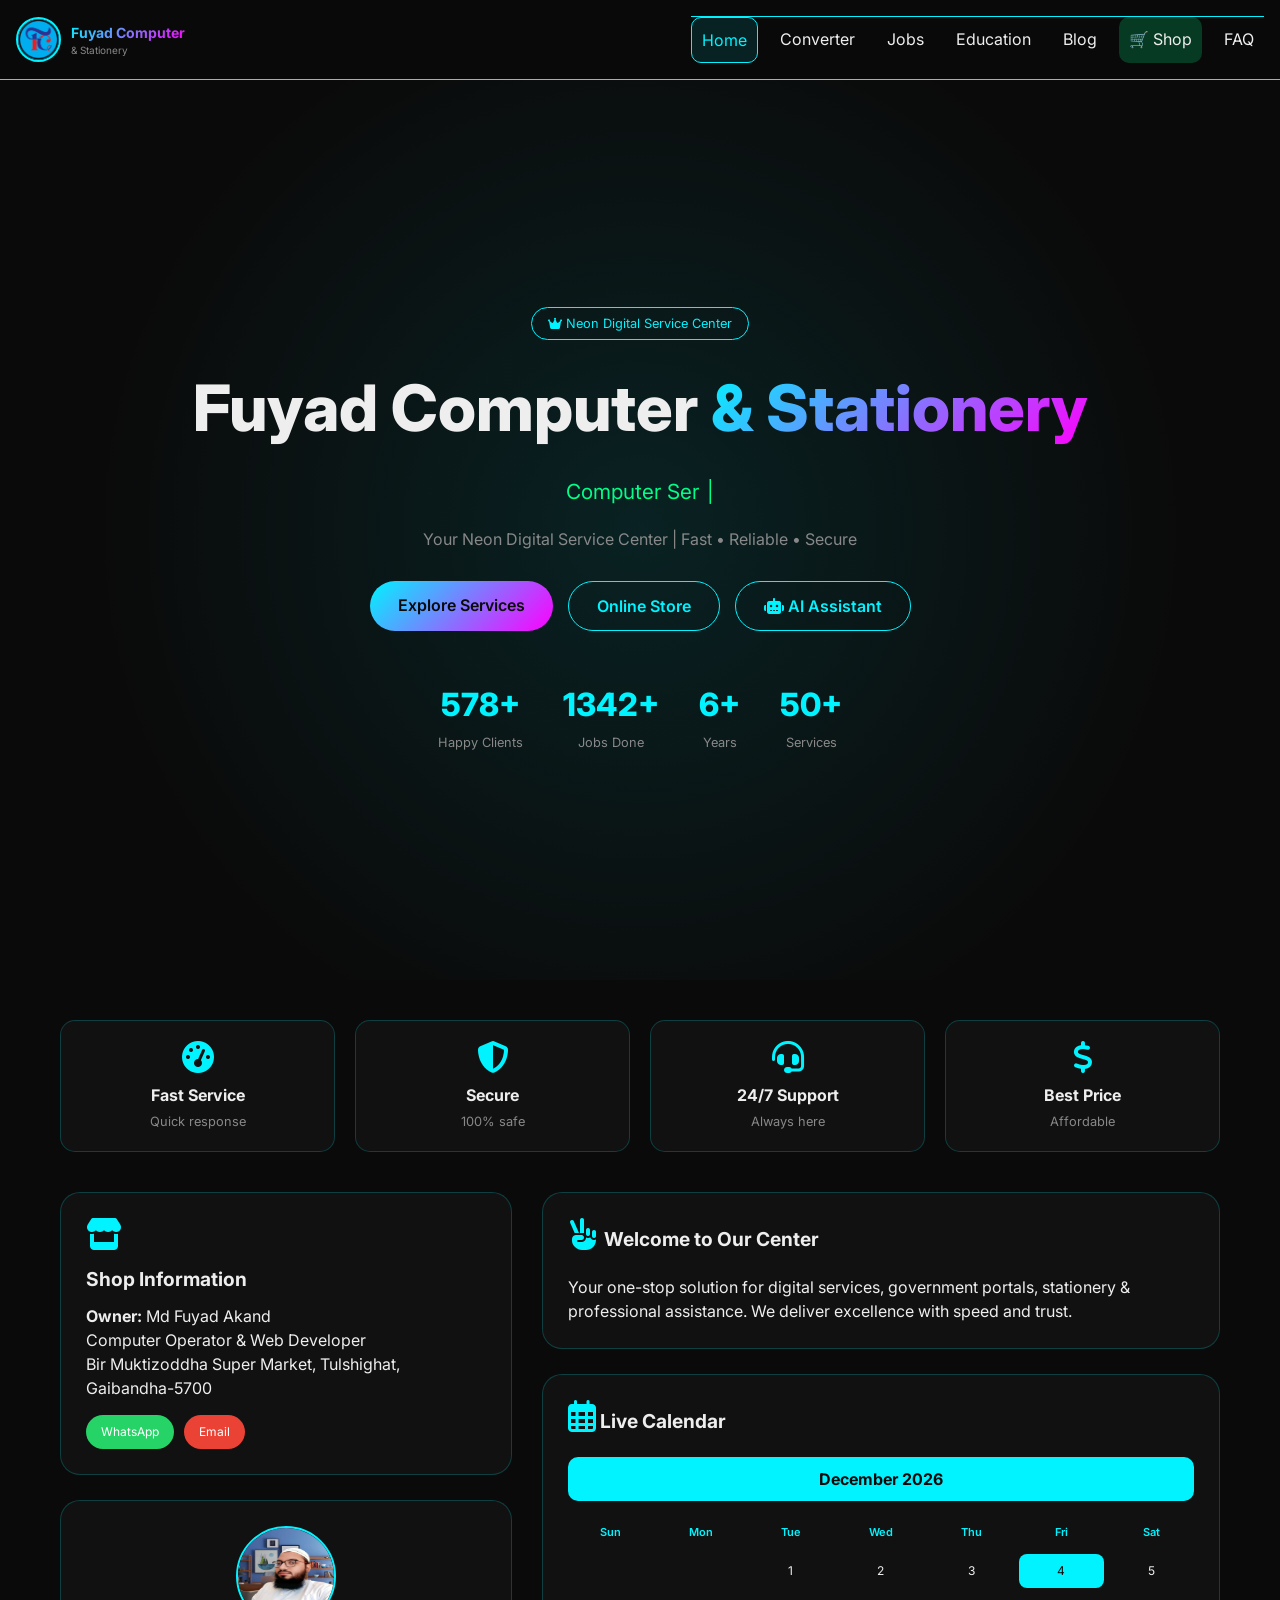
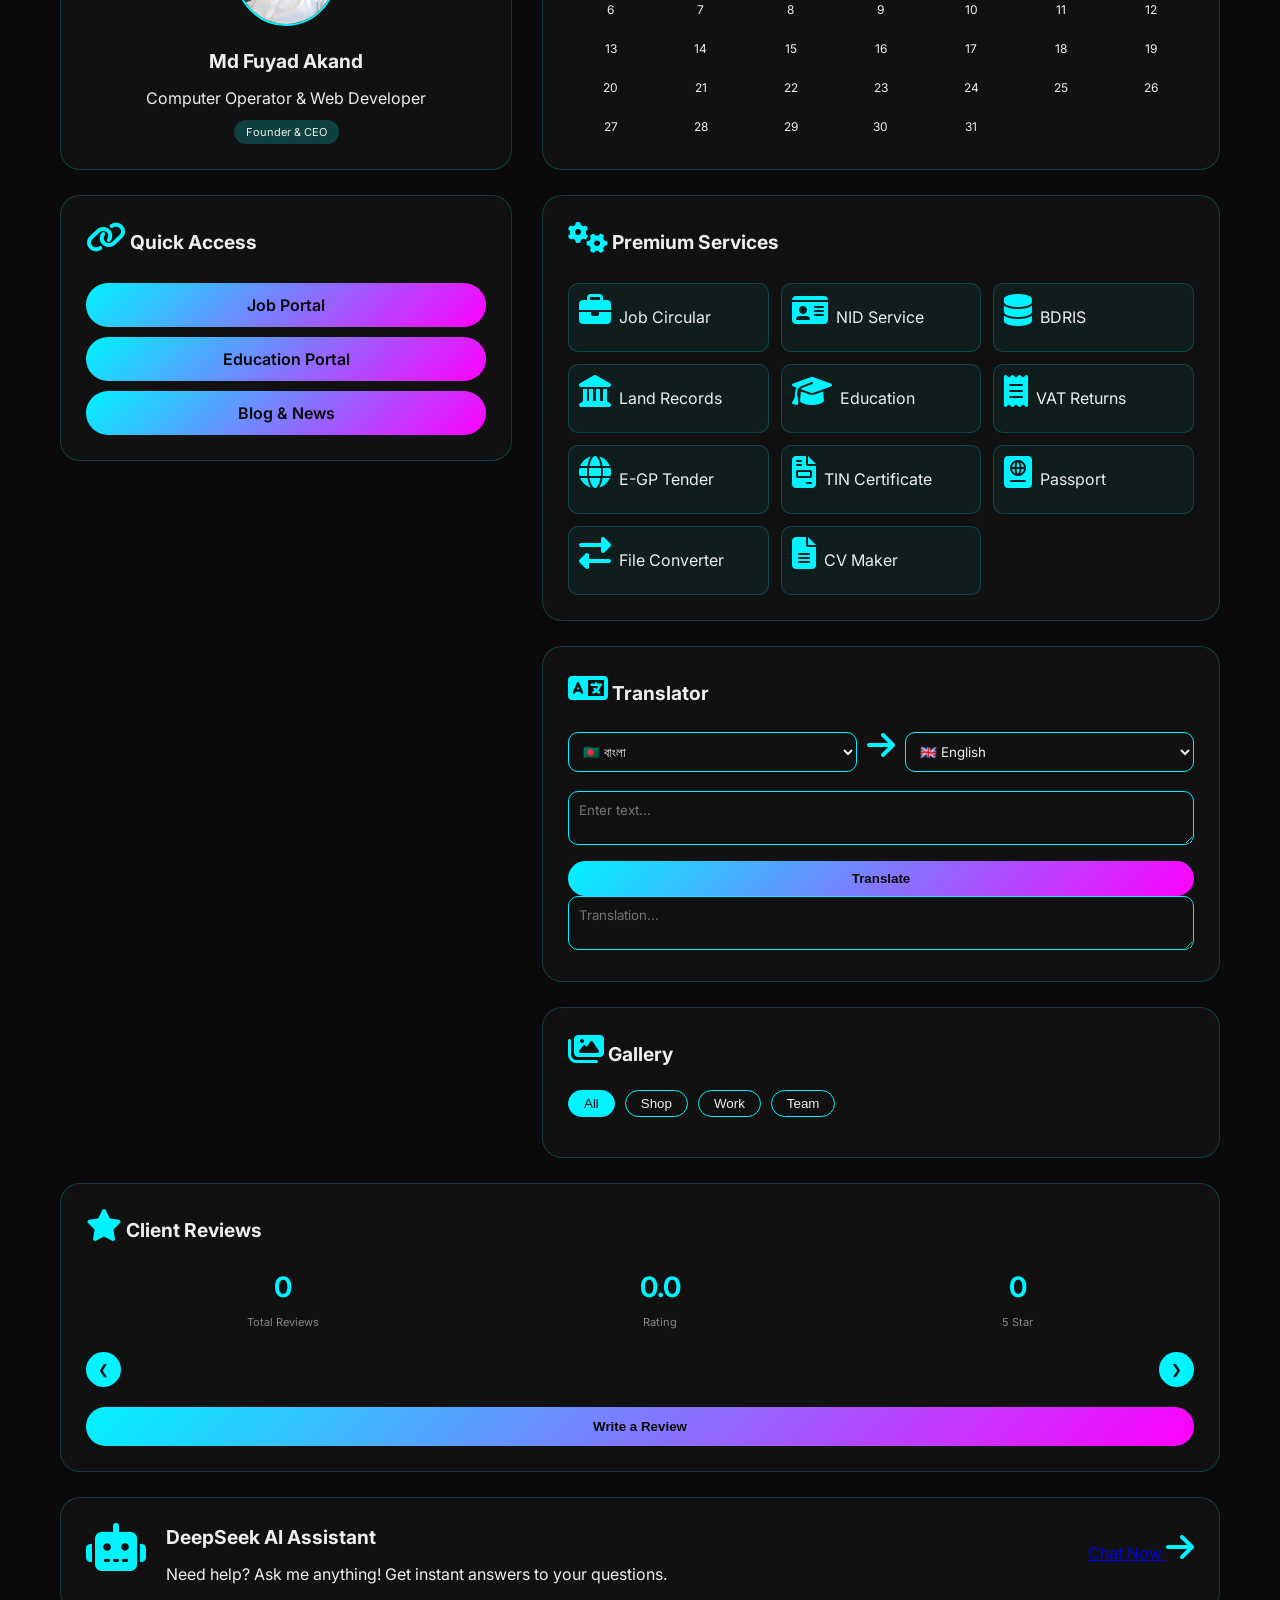
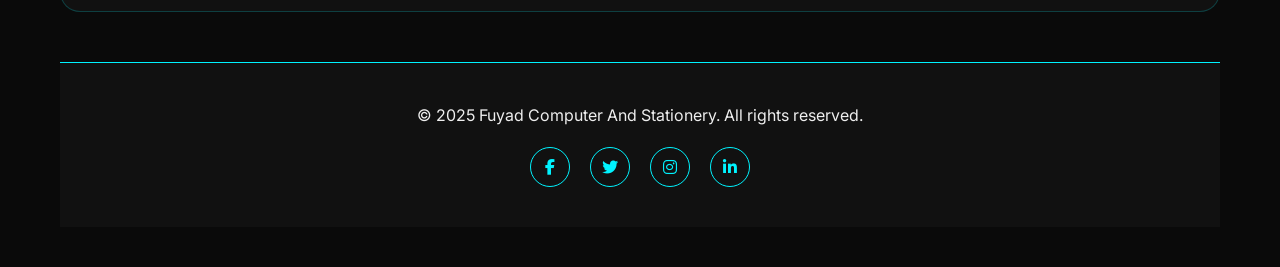
<file: index.html>
<!DOCTYPE html>
<html lang="bn" data-theme="dark">
<head>
<meta charset="UTF-8">
<meta name="viewport" content="width=device-width, initial-scale=1.0, maximum-scale=1.0, user-scalable=yes, viewport-fit=cover">
<title>Fuyad Computer & Stationery | Neon Digital Services</title>
<link rel="shortcut icon" href="Logo/logo.png" type="image/png">

<!-- Font Awesome 6 -->
<link rel="stylesheet" href="https://cdnjs.cloudflare.com/ajax/libs/font-awesome/6.5.0/css/all.min.css">

<!-- Google Fonts -->
<link href="https://fonts.googleapis.com/css2?family=Inter:opsz,wght@300;400;500;600;700;800&display=swap" rel="stylesheet">

<!-- AOS Animation -->
<link href="https://unpkg.com/aos@2.3.1/dist/aos.css" rel="stylesheet">

<!-- External CSS -->
<link rel="stylesheet" href="style.css">
</head>
<body>

<!-- PRELOADER -->
<div id="preloader">
    <div class="loader"></div>
</div>

<!-- MOBILE TOP BAR -->
<div class="mobile-top-bar">
    <div class="live-clock">
        <i class="fas fa-clock"></i>
        <span id="liveTime">--:--:--</span>
    </div>
    <button class="theme-toggle" id="themeToggle">
        <i class="fas fa-moon"></i>
    </button>
</div>

<!-- HEADER -->
<header class="header">
    <div class="header-container">
        <div class="logo">
            <img src="Logo/logo.png" alt="Fuyad Logo">
            <div class="logo-text">
                <h2>Fuyad Computer</h2>
                <p>& Stationery</p>
            </div>
        </div>
        
        <button class="menu-toggle" id="menuToggle">
            <i class="fas fa-bars"></i>
        </button>
        
        <nav class="nav-menu" id="navMenu">
            <a href="index.html" class="nav-link active">Home</a>
            <a href="converter.php" class="nav-link" target="_blank">Converter</a>
            <a href="jobs.php" class="nav-link" target="_blank">Jobs</a>
            <a href="education.html" class="nav-link" target="_blank">Education</a>
            <a href="blog.php" class="nav-link" target="_blank">Blog</a>
            <a href="shop/index.php" class="nav-link shop-link" target="_blank">🛒 Shop</a>
            <a href="faq.php" class="nav-link" target="_blank">FAQ</a>
        </nav>
    </div>
</header>

<!-- HERO SECTION -->
<section class="hero">
    <div class="hero-bg"></div>
    <div class="hero-content">
        <span class="hero-badge neon-text">
            <i class="fas fa-crown"></i> Neon Digital Service Center
        </span>
        <h1>Fuyad Computer <span>& Stationery</span></h1>
        <div class="hero-typing">
            <span class="typing-text" id="typingText"></span>
            <span class="cursor">|</span>
        </div>
        <p>Your Neon Digital Service Center | Fast • Reliable • Secure</p>
        <div class="hero-buttons">
            <a href="#services" class="btn btn-primary neon-button" target="_blank">Explore Services</a>
            <a href="shop/index.php" class="btn btn-outline neon-button" target="_blank">Online Store</a>
            <a href="chatbot.php" class="btn btn-outline neon-button" target="_blank"><i class="fas fa-robot"></i> AI Assistant</a>
        </div>
        <div class="hero-stats">
            <div class="stat"><span class="stat-number">578+</span><span class="stat-label">Happy Clients</span></div>
            <div class="stat"><span class="stat-number">1342+</span><span class="stat-label">Jobs Done</span></div>
            <div class="stat"><span class="stat-number">6+</span><span class="stat-label">Years</span></div>
            <div class="stat"><span class="stat-number">50+</span><span class="stat-label">Services</span></div>
        </div>
    </div>
</section>

<!-- MAIN CONTENT -->
<main class="main-content">
    
    <!-- FEATURE CARDS -->
    <div class="features">
        <div class="feature-card"><i class="fas fa-tachometer-alt"></i><h3>Fast Service</h3><p>Quick response</p></div>
        <div class="feature-card"><i class="fas fa-shield-alt"></i><h3>Secure</h3><p>100% safe</p></div>
        <div class="feature-card"><i class="fas fa-headset"></i><h3>24/7 Support</h3><p>Always here</p></div>
        <div class="feature-card"><i class="fas fa-dollar-sign"></i><h3>Best Price</h3><p>Affordable</p></div>
    </div>
    
    <!-- INFO CARDS -->
    <div class="grid-2col">
        <!-- Left Column -->
        <div>
            <div class="neon-card">
                <i class="fas fa-store"></i>
                <h3>Shop Information</h3>
                <p><strong>Owner:</strong> Md Fuyad Akand</p>
                <p>Computer Operator & Web Developer</p>
                <p>Bir Muktizoddha Super Market, Tulshighat, Gaibandha-5700</p>
                <div style="display: flex; gap: 10px; margin-top: 15px;">
                    <a href="https://wa.me/8801540103056" class="btn-wa" target="_blank">WhatsApp</a>
                    <a href="mailto:fuyad271299@gmail.com" class="btn-email" target="_blank">Email</a>
                </div>
            </div>
            
            <div class="neon-card" style="text-align: center;">
                <img src="Photos/Admin.jpeg" alt="Founder" style="width: 100px; height: 100px; border-radius: 50%; border: 2px solid #00f3ff; margin-bottom: 15px;">
                <h3>Md Fuyad Akand</h3>
                <p>Computer Operator & Web Developer</p>
                <span class="ceo-badge">Founder & CEO</span>
            </div>
            
            <div class="neon-card">
                <h3><i class="fas fa-link"></i> Quick Access</h3>
                <div class="quick-links">
                    <a href="jobs.php" target="_blank">Job Portal</a>
                    <a href="education.html" target="_blank">Education Portal</a>
                    <a href="blog.php" target="_blank">Blog & News</a>
                </div>
            </div>
        </div>
        
        <!-- Right Column -->
        <div>
            <div class="neon-card">
                <h3><i class="fas fa-hand-peace"></i> Welcome to Our Center</h3>
                <p>Your one-stop solution for digital services, government portals, stationery & professional assistance. We deliver excellence with speed and trust.</p>
            </div>
            
            <!-- CALENDAR -->
            <div class="neon-card">
                <h3><i class="far fa-calendar-alt"></i> Live Calendar</h3>
                <div id="calendar"></div>
            </div>
            
            <!-- PREMIUM SERVICES -->
            <div class="neon-card" id="services">
                <h3><i class="fas fa-cogs"></i> Premium Services</h3>
                <div class="services-grid" id="servicesGrid">
                    <a href="https://biddabari.com/job-circular"target="_blank"><i class="fas fa-briefcase"></i> Job Circular</a>
                    <a href="https://www.nidw.gov.bd/"target="_blank"><i class="fas fa-id-card"></i> NID Service</a>
                    <a href="https://bdris.gov.bd/"target="_blank"><i class="fas fa-database"></i> BDRIS</a>
                    <a href="https://lsg-land-owner.land.gov.bd/login"target="_blank"><i class="fas fa-landmark"></i> Land Records</a>
                    <a href="education.html" target="_blank"><i class="fas fa-graduation-cap"></i> Education</a>
                    <a href="https://vat.gov.bd/" target="_blank"><i class="fas fa-receipt"></i> VAT Returns</a>
                    <a href="https://www.eprocure.gov.bd/" target="_blank"><i class="fas fa-globe"></i> E-GP Tender</a>
                    <a href="https://secure.incometax.gov.bd/" target="_blank"><i class="fas fa-file-invoice"></i> TIN Certificate</a>
                    <a href="https://www.epassport.gov.bd/"target="_blank"><i class="fas fa-passport"></i> Passport</a>
                    <a href="converter.php" target="_blank"><i class="fas fa-exchange-alt"></i> File Converter</a>
                    <a href="cv-generator.php" target="_blank"><i class="fas fa-file-alt"></i> CV Maker</a>
                </div>
            </div>
            
            <!-- TRANSLATOR -->
            <div class="neon-card">
                <h3><i class="fas fa-language"></i> Translator</h3>
                <div class="lang-selectors">
                    <select id="sourceLang">
                        <option value="bn">🇧🇩 বাংলা</option>
                        <option value="en">🇬🇧 English</option>
                        <option value="ar">🇸🇦 العربية</option>
                    </select>
                    <i class="fas fa-arrow-right"></i>
                    <select id="targetLang">
                        <option value="en">🇬🇧 English</option>
                        <option value="bn">🇧🇩 বাংলা</option>
                        <option value="ar">🇸🇦 العربية</option>
                    </select>
                </div>
                <textarea id="translateInput" rows="2" placeholder="Enter text..."></textarea>
                <button onclick="translateNow()" class="btn-translate">Translate</button>
                <textarea id="translateOutput" rows="2" placeholder="Translation..." readonly></textarea>
            </div>
            
            <!-- GALLERY -->
            <div class="neon-card">
                <h3><i class="fas fa-images"></i> Gallery</h3>
                <div class="gallery-cats">
                    <button class="gallery-cat active" data-cat="all">All</button>
                    <button class="gallery-cat" data-cat="shop">Shop</button>
                    <button class="gallery-cat" data-cat="work">Work</button>
                    <button class="gallery-cat" data-cat="team">Team</button>
                </div>
                <div class="gallery-grid" id="galleryGrid"></div>
            </div>
        </div>
    </div>
    
    <!-- REVIEWS -->
    <div class="neon-card">
        <h3><i class="fas fa-star"></i> Client Reviews</h3>
        <div class="reviews-stats">
            <div class="review-stat"><span id="totalReviews">0</span><label>Total Reviews</label></div>
            <div class="review-stat"><span id="avgRating">0.0</span><label>Rating</label></div>
            <div class="review-stat"><span id="fiveStarCount">0</span><label>5 Star</label></div>
        </div>
        <div class="reviews-slider">
            <button class="slider-arrow prev" onclick="slideReviews(-1)">❮</button>
            <div class="reviews-container" id="reviewsSlider"></div>
            <button class="slider-arrow next" onclick="slideReviews(1)">❯</button>
        </div>
        <button onclick="openReviewModal()" class="btn-review">Write a Review</button>
    </div>
    
        <!-- AI ASSISTANT -->
    <div class="neon-card ai-card">
        <div style="display: flex; align-items: center; gap: 20px; flex-wrap: wrap;">
            <i class="fas fa-robot" style="font-size: 3rem;"></i>
            <div style="flex:1;">
                <h3>DeepSeek AI Assistant</h3>
                <p style="margin-top: 5px;">Need help? Ask me anything! Get instant answers to your questions.</p>
            </div>
            <a href="chatbot.php" class="btn-ai">Chat Now <i class="fas fa-arrow-right"></i></a>
        </div>
    </div>
<!-- FOOTER -->
<footer class="footer">
    <p>&copy; 2025 Fuyad Computer And Stationery. All rights reserved.</p>
    <div class="social-links">
        <a href="#"><i class="fab fa-facebook-f"></i></a>
        <a href="#"><i class="fab fa-twitter"></i></a>
        <a href="#"><i class="fab fa-instagram"></i></a>
        <a href="#"><i class="fab fa-linkedin-in"></i></a>
    </div>
</footer>

<!-- MODALS -->
<div id="reviewModal" class="modal">
    <div class="modal-content">
        <span class="modal-close" onclick="closeReviewModal()">&times;</span>
        <h3>Write a Review</h3>
        <div class="rating-stars">
            <i class="far fa-star" data-rating="1"></i>
            <i class="far fa-star" data-rating="2"></i>
            <i class="far fa-star" data-rating="3"></i>
            <i class="far fa-star" data-rating="4"></i>
            <i class="far fa-star" data-rating="5"></i>
        </div>
        <input type="text" id="reviewName" placeholder="Your Name">
        <select id="reviewService">
            <option value="">Select Service</option>
            <option>NID Service</option>
            <option>Job Portal</option>
            <option>TIN Service</option>
        </select>
        <textarea id="reviewText" rows="3" placeholder="Share your experience..."></textarea>
        <button onclick="submitReview()" class="modal-submit">Submit Review</button>
    </div>
</div>

<div id="successModal" class="modal">
    <div class="modal-content success-modal">
        <i class="fas fa-check-circle success-icon"></i>
        <h3>Request Submitted!</h3>
        <p>We will contact you shortly.</p>
        <button onclick="closeSuccessModal()">OK</button>
    </div>
</div>

<div id="lightboxModal" class="lightbox">
    <span class="lightbox-close" onclick="closeLightbox()">&times;</span>
    <img class="lightbox-img" id="lightboxImg">
    <div class="lightbox-caption" id="lightboxCaption"></div>
    <button class="lightbox-prev" onclick="prevPhoto()">❮</button>
    <button class="lightbox-next" onclick="nextPhoto()">❯</button>
</div>

<!-- External Scripts -->
<script src="https://unpkg.com/aos@2.3.1/dist/aos.js"></script>
<script src="script.js"></script>
</body>
</html>
</file>
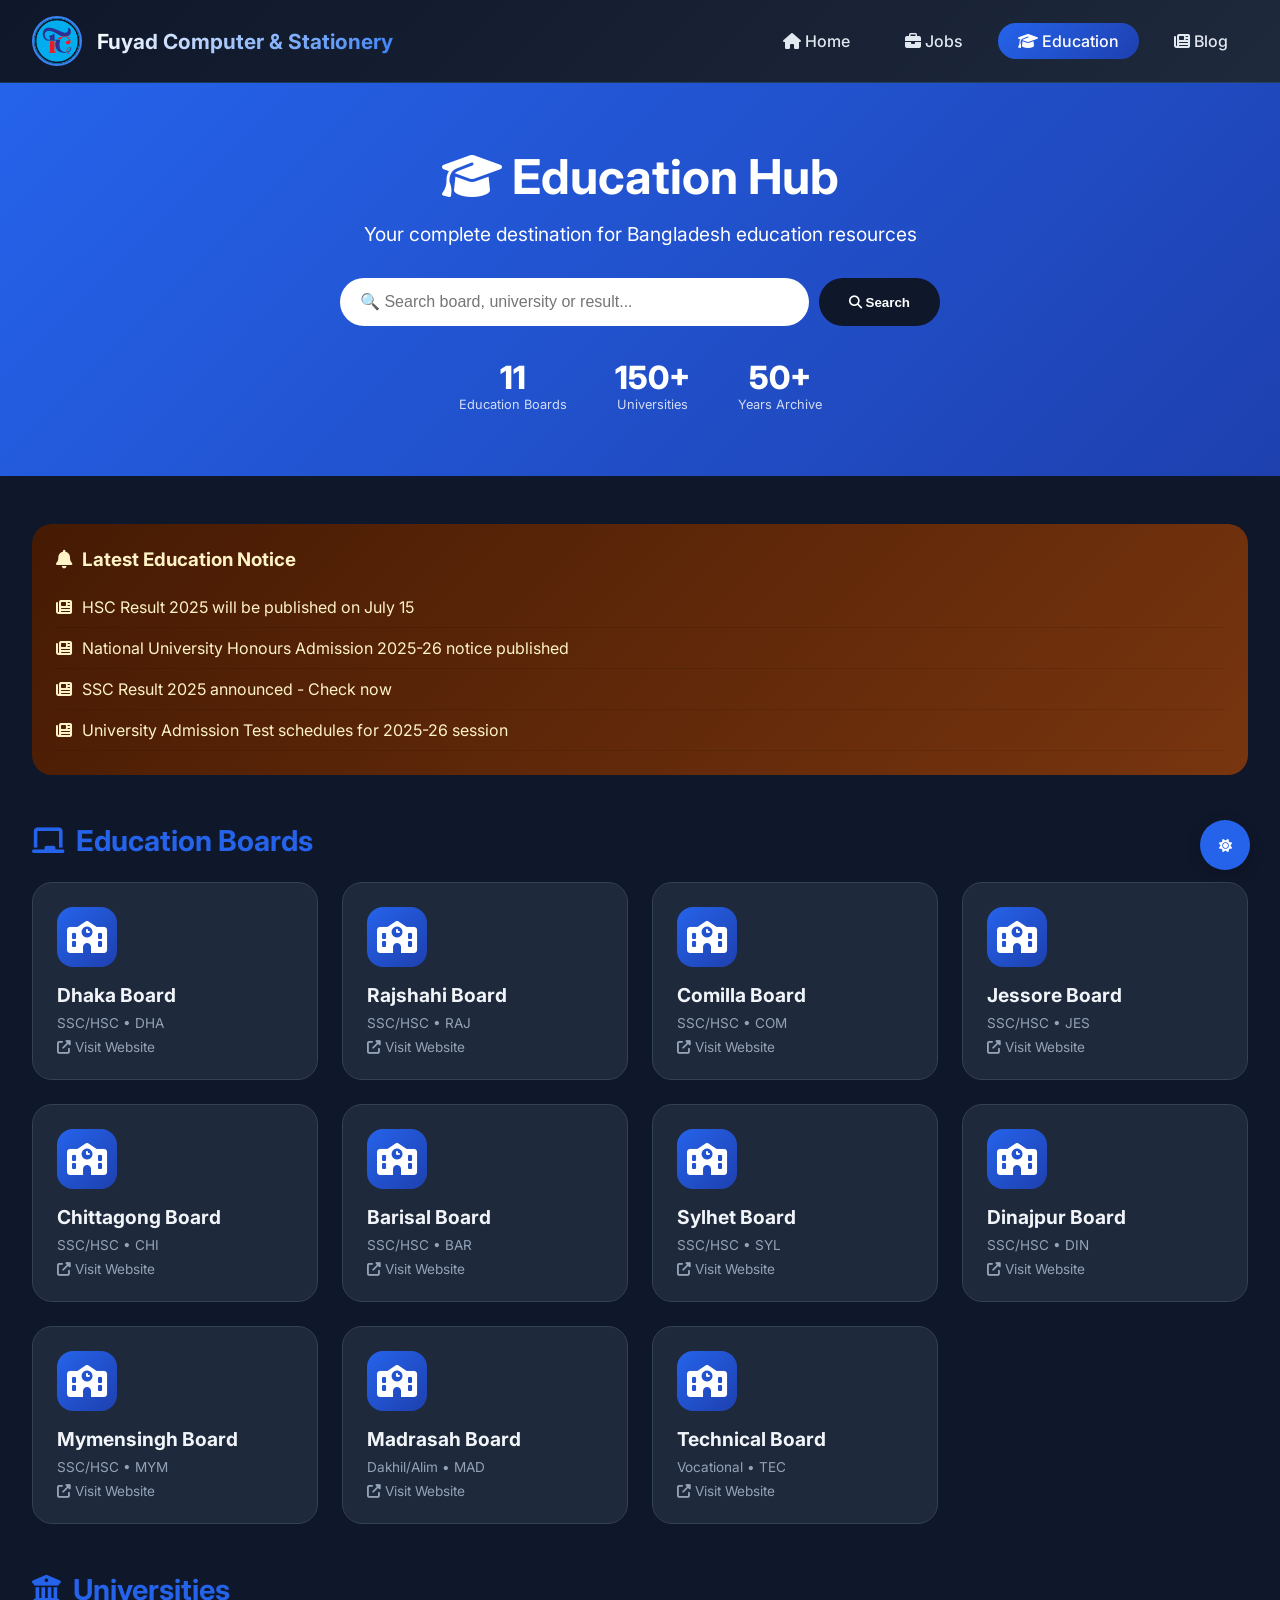
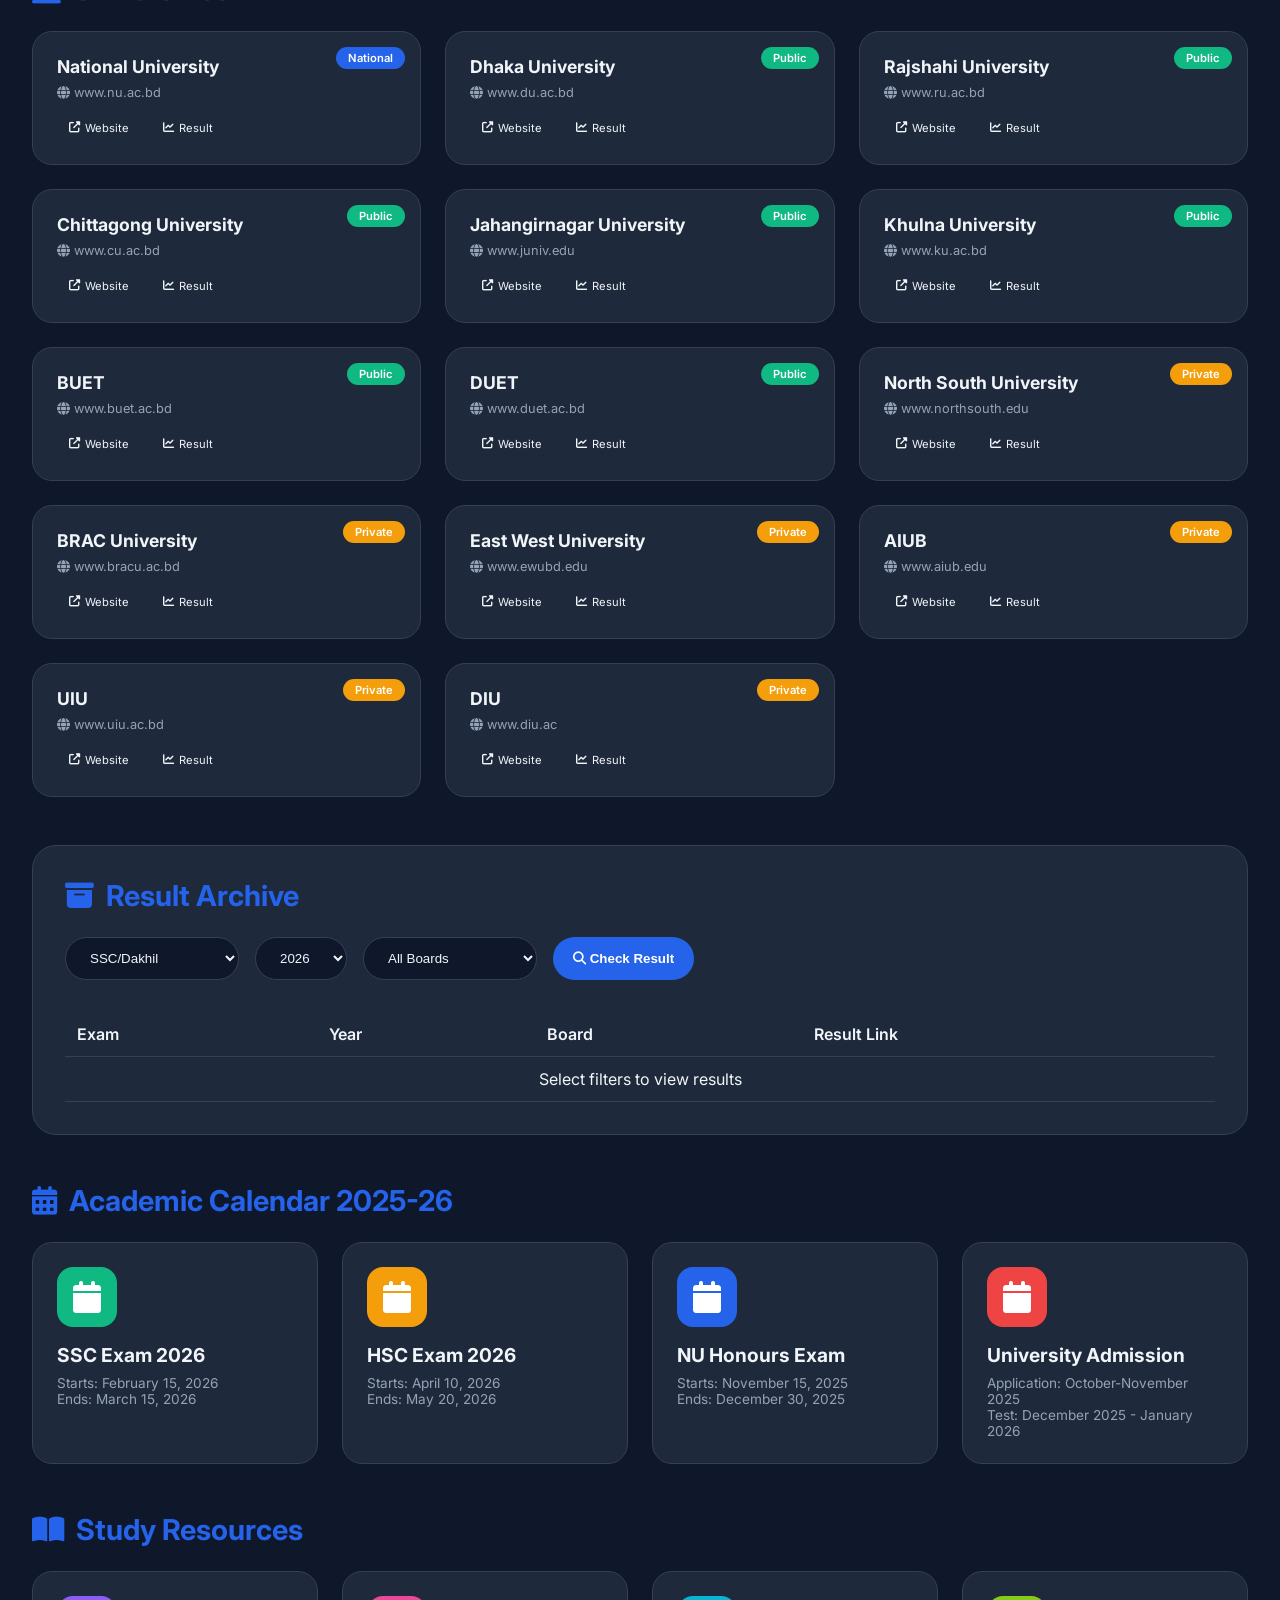
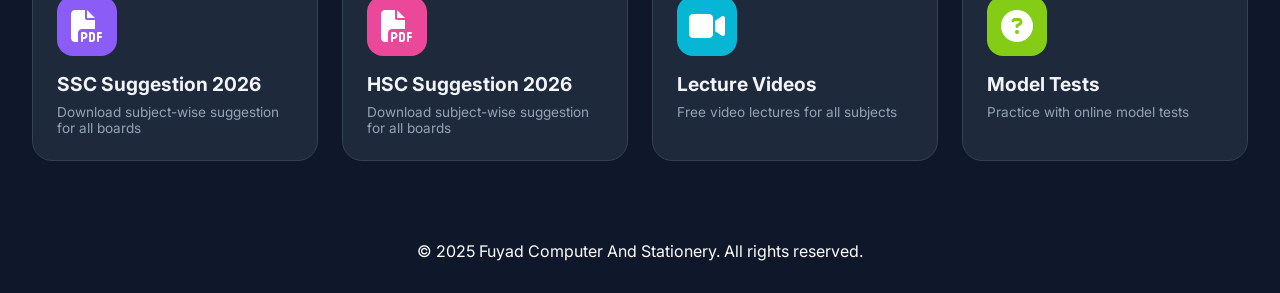
<file: education.html>
<!DOCTYPE html>
<html lang="bn" data-theme="light">
<head>
    <meta charset="UTF-8">
    <meta name="viewport" content="width=device-width, initial-scale=1.0, user-scalable=yes">
    <title>Education Hub - Fuyad Computer & Stationery</title>
    <link rel="shortcut icon" href="Logo/logo.png" type="image/png">
    
    <!-- Font Awesome 6 -->
    <link rel="stylesheet" href="https://cdnjs.cloudflare.com/ajax/libs/font-awesome/6.5.0/css/all.min.css">
    
    <!-- Google Fonts -->
    <link href="https://fonts.googleapis.com/css2?family=Inter:opsz,wght@14..32,300;400;500;600;700;800&display=swap" rel="stylesheet">
    
    <!-- AOS Animation -->
    <link href="https://unpkg.com/aos@2.3.1/dist/aos.css" rel="stylesheet">
    
    <style>
        * {
            margin: 0;
            padding: 0;
            box-sizing: border-box;
        }
        
        :root {
            --primary: #2563eb;
            --primary-dark: #1e40af;
            --primary-light: #3b82f6;
            --secondary: #0f172a;
            --success: #10b981;
            --warning: #f59e0b;
            --danger: #ef4444;
            --info: #06b6d4;
            --gray-50: #f8fafc;
            --gray-100: #f1f5f9;
            --gray-200: #e2e8f0;
            --gray-300: #cbd5e1;
            --gray-400: #94a3b8;
            --gray-500: #64748b;
            --gray-600: #475569;
            --gray-700: #334155;
            --gray-800: #1e293b;
            --gray-900: #0f172a;
            --card-bg: #ffffff;
            --text-primary: #1e293b;
            --text-secondary: #475569;
        }
        
        [data-theme="dark"] {
            --gray-50: #0f172a;
            --gray-100: #1e293b;
            --gray-200: #334155;
            --gray-300: #475569;
            --card-bg: #1e293b;
            --text-primary: #f1f5f9;
            --text-secondary: #94a3b8;
        }
        
        body {
            font-family: 'Inter', sans-serif;
            background: var(--gray-50);
            color: var(--text-primary);
            transition: all 0.3s;
        }
        
        /* Header */
        .edu-header {
            background: linear-gradient(135deg, #0f172a 0%, #1e293b 100%);
            padding: 1rem 2rem;
            display: flex;
            align-items: center;
            justify-content: space-between;
            flex-wrap: wrap;
            position: sticky;
            top: 0;
            z-index: 1000;
            border-bottom: 1px solid rgba(56, 189, 248, 0.2);
        }
        
        .logo-area {
            display: flex;
            align-items: center;
            gap: 15px;
        }
        
        .logo-area img {
            width: 50px;
            height: 50px;
            border-radius: 50%;
            border: 2px solid #3b82f6;
        }
        
        .logo-area h1 {
            font-size: 1.3rem;
            font-weight: 700;
            background: linear-gradient(135deg, #fff, #3b82f6);
            background-clip: text;
            -webkit-background-clip: text;
            color: transparent;
        }
        
        .nav-links {
            display: flex;
            gap: 15px;
        }
        
        .nav-links a {
            color: #e2e8f0;
            text-decoration: none;
            padding: 8px 20px;
            border-radius: 40px;
            transition: all 0.3s;
            font-weight: 500;
        }
        
        .nav-links a:hover, .nav-links a.active {
            background: linear-gradient(135deg, #2563eb, #1e40af);
            color: white;
        }
        
        /* Hero Section */
        .edu-hero {
            background: linear-gradient(135deg, #2563eb 0%, #1e40af 100%);
            padding: 4rem 2rem;
            text-align: center;
            color: white;
        }
        
        .edu-hero h1 {
            font-size: 3rem;
            margin-bottom: 1rem;
        }
        
        .edu-hero p {
            font-size: 1.2rem;
            opacity: 0.9;
        }
        
        .search-bar {
            max-width: 600px;
            margin: 2rem auto 0;
            display: flex;
            gap: 10px;
        }
        
        .search-bar input {
            flex: 1;
            padding: 15px 20px;
            border: none;
            border-radius: 50px;
            font-size: 1rem;
            background: white;
            color: #1e293b;
        }
        
        .search-bar button {
            padding: 15px 30px;
            background: #0f172a;
            color: white;
            border: none;
            border-radius: 50px;
            cursor: pointer;
            font-weight: 600;
            transition: 0.3s;
        }
        
        .search-bar button:hover {
            background: #1e293b;
            transform: translateY(-2px);
        }
        
        /* Stats Banner */
        .stats-banner {
            display: flex;
            justify-content: center;
            gap: 3rem;
            flex-wrap: wrap;
            margin-top: 2rem;
        }
        
        .stat-item {
            text-align: center;
        }
        
        .stat-number {
            font-size: 2rem;
            font-weight: 800;
        }
        
        .stat-label {
            font-size: 0.8rem;
            opacity: 0.8;
        }
        
        /* Container */
        .edu-container {
            max-width: 1400px;
            margin: 3rem auto;
            padding: 0 2rem;
        }
        
        /* Section Styles */
        .section-title {
            font-size: 1.8rem;
            margin-bottom: 1.5rem;
            display: flex;
            align-items: center;
            gap: 12px;
            color: var(--primary);
        }
        
        .section-title i {
            font-size: 1.8rem;
        }
        
        /* Board Cards Grid */
        .boards-grid {
            display: grid;
            grid-template-columns: repeat(auto-fill, minmax(280px, 1fr));
            gap: 1.5rem;
            margin-bottom: 3rem;
        }
        
        .board-card {
            background: var(--card-bg);
            border-radius: 20px;
            padding: 1.5rem;
            transition: all 0.3s;
            border: 1px solid var(--gray-200);
            cursor: pointer;
        }
        
        .board-card:hover {
            transform: translateY(-5px);
            box-shadow: 0 20px 40px rgba(0, 0, 0, 0.1);
            border-color: var(--primary);
        }
        
        .board-icon {
            width: 60px;
            height: 60px;
            background: linear-gradient(135deg, #2563eb, #1e40af);
            border-radius: 16px;
            display: flex;
            align-items: center;
            justify-content: center;
            margin-bottom: 1rem;
        }
        
        .board-icon i {
            font-size: 2rem;
            color: white;
        }
        
        .board-card h3 {
            font-size: 1.2rem;
            margin-bottom: 0.5rem;
        }
        
        .board-card p {
            color: var(--text-secondary);
            font-size: 0.85rem;
        }
        
        /* University Cards */
        .uni-grid {
            display: grid;
            grid-template-columns: repeat(auto-fill, minmax(320px, 1fr));
            gap: 1.5rem;
            margin-bottom: 3rem;
        }
        
        .uni-card {
            background: var(--card-bg);
            border-radius: 20px;
            padding: 1.5rem;
            transition: all 0.3s;
            border: 1px solid var(--gray-200);
            position: relative;
            overflow: hidden;
        }
        
        .uni-card:hover {
            transform: translateY(-3px);
            box-shadow: 0 15px 30px rgba(0, 0, 0, 0.1);
        }
        
        .uni-type {
            position: absolute;
            top: 15px;
            right: 15px;
            padding: 4px 12px;
            border-radius: 20px;
            font-size: 0.7rem;
            font-weight: 600;
        }
        
        .uni-type.public {
            background: #10b981;
            color: white;
        }
        
        .uni-type.private {
            background: #f59e0b;
            color: white;
        }
        
        .uni-type.national {
            background: #2563eb;
            color: white;
        }
        
        .uni-card h3 {
            font-size: 1.1rem;
            margin-bottom: 0.5rem;
            padding-right: 80px;
        }
        
        .uni-card p {
            color: var(--text-secondary);
            font-size: 0.8rem;
            margin-bottom: 1rem;
        }
        
        .uni-links {
            display: flex;
            gap: 10px;
            flex-wrap: wrap;
        }
        
        .uni-links a {
            display: inline-flex;
            align-items: center;
            gap: 5px;
            padding: 5px 12px;
            background: var(--gray-100);
            border-radius: 20px;
            text-decoration: none;
            font-size: 0.7rem;
            color: var(--text-primary);
            transition: 0.3s;
        }
        
        .uni-links a:hover {
            background: var(--primary);
            color: white;
        }
        
        /* Result Archive */
        .result-section {
            background: var(--card-bg);
            border-radius: 24px;
            padding: 2rem;
            margin-bottom: 3rem;
            border: 1px solid var(--gray-200);
        }
        
        .result-filters {
            display: flex;
            gap: 1rem;
            flex-wrap: wrap;
            margin-bottom: 2rem;
        }
        
        .result-filters select, .result-filters button {
            padding: 12px 20px;
            border-radius: 40px;
            border: 1px solid var(--gray-200);
            background: var(--gray-50);
            color: var(--text-primary);
            cursor: pointer;
        }
        
        .result-filters button {
            background: var(--primary);
            color: white;
            border: none;
            font-weight: 600;
        }
        
        .result-table {
            width: 100%;
            overflow-x: auto;
        }
        
        .result-table table {
            width: 100%;
            border-collapse: collapse;
        }
        
        .result-table th, .result-table td {
            padding: 12px;
            text-align: left;
            border-bottom: 1px solid var(--gray-200);
        }
        
        .result-table th {
            background: var(--gray-100);
            font-weight: 600;
        }
        
        .result-table tr:hover {
            background: var(--gray-100);
        }
        
        .result-link {
            color: var(--primary);
            text-decoration: none;
            font-weight: 500;
        }
        
        /* Notice Board */
        .notice-board {
            background: linear-gradient(135deg, #fef3c7, #fde68a);
            border-radius: 20px;
            padding: 1.5rem;
            margin-bottom: 3rem;
            color: #78350f;
        }
        
        [data-theme="dark"] .notice-board {
            background: linear-gradient(135deg, #451a03, #78350f);
            color: #fef3c7;
        }
        
        .notice-board h3 {
            display: flex;
            align-items: center;
            gap: 10px;
            margin-bottom: 1rem;
        }
        
        .notice-list {
            list-style: none;
        }
        
        .notice-list li {
            padding: 10px 0;
            border-bottom: 1px solid rgba(0, 0, 0, 0.1);
            display: flex;
            gap: 10px;
            align-items: center;
        }
        
        /* Theme Toggle */
        .theme-toggle {
            position: fixed;
            bottom: 30px;
            right: 30px;
            width: 50px;
            height: 50px;
            border-radius: 50%;
            background: var(--primary);
            color: white;
            border: none;
            cursor: pointer;
            box-shadow: 0 4px 15px rgba(0, 0, 0, 0.2);
            z-index: 999;
            transition: 0.3s;
        }
        
        .theme-toggle:hover {
            transform: scale(1.1);
        }
        
        /* Footer */
        .footer {
            background: var(--gray-900);
            color: white;
            padding: 2rem;
            text-align: center;
            margin-top: 3rem;
        }
        
        /* Responsive */
        @media (max-width: 768px) {
            .edu-header {
                flex-direction: column;
                gap: 1rem;
            }
            
            .edu-hero h1 {
                font-size: 2rem;
            }
            
            .edu-container {
                padding: 0 1rem;
            }
            
            .section-title {
                font-size: 1.4rem;
            }
            
            .boards-grid, .uni-grid {
                grid-template-columns: 1fr;
            }
        }
    </style>
</head>
<body>

<!-- Header -->
<header class="edu-header">
    <div class="logo-area">
        <img src="Logo/logo.png" alt="Logo" onerror="this.src='https://placehold.co/50x50'">
        <h1>Fuyad Computer & Stationery</h1>
    </div>
    <div class="nav-links">
        <a href="index.html"><i class="fas fa-home"></i> Home</a>
        <a href="jobs.php"><i class="fas fa-briefcase"></i> Jobs</a>
        <a href="education.html" class="active"><i class="fas fa-graduation-cap"></i> Education</a>
        <a href="blog.php"><i class="fas fa-newspaper"></i> Blog</a>
    </div>
</header>

<!-- Hero Section -->
<section class="edu-hero">
    <h1 data-aos="fade-up"><i class="fas fa-graduation-cap"></i> Education Hub</h1>
    <p data-aos="fade-up" data-aos-delay="100">Your complete destination for Bangladesh education resources</p>
    
    <div class="search-bar" data-aos="fade-up" data-aos-delay="200">
        <input type="text" id="searchInput" placeholder="🔍 Search board, university or result...">
        <button onclick="searchEducation()"><i class="fas fa-search"></i> Search</button>
    </div>
    
    <div class="stats-banner" data-aos="fade-up" data-aos-delay="300">
        <div class="stat-item">
            <div class="stat-number">11</div>
            <div class="stat-label">Education Boards</div>
        </div>
        <div class="stat-item">
            <div class="stat-number">150+</div>
            <div class="stat-label">Universities</div>
        </div>
        <div class="stat-item">
            <div class="stat-number">50+</div>
            <div class="stat-label">Years Archive</div>
        </div>
    </div>
</section>

<div class="edu-container">
    
    <!-- Notice Board -->
    <div class="notice-board" data-aos="fade-up">
        <h3><i class="fas fa-bell"></i> Latest Education Notice</h3>
        <ul class="notice-list" id="noticeList">
            <li><i class="fas fa-newspaper"></i> HSC Result 2025 will be published on July 15</li>
            <li><i class="fas fa-newspaper"></i> National University Honours Admission 2025-26 notice published</li>
            <li><i class="fas fa-newspaper"></i> SSC Result 2025 announced - Check now</li>
            <li><i class="fas fa-newspaper"></i> University Admission Test schedules for 2025-26 session</li>
        </ul>
    </div>
    
    <!-- Education Boards Section -->
    <h2 class="section-title" data-aos="fade-right">
        <i class="fas fa-chalkboard"></i> Education Boards
    </h2>
    <div class="boards-grid" id="boardsGrid">
        <!-- Boards will be populated by JS -->
    </div>
    
    <!-- Universities Section -->
    <h2 class="section-title" data-aos="fade-right">
        <i class="fas fa-university"></i> Universities
    </h2>
    <div class="uni-grid" id="uniGrid">
        <!-- Universities will be populated by JS -->
    </div>
    
    <!-- Result Archive Section -->
    <div class="result-section" data-aos="fade-up">
        <h2 class="section-title" style="margin-top: 0;">
            <i class="fas fa-archive"></i> Result Archive
        </h2>
        
        <div class="result-filters">
            <select id="examType">
                <option value="ssc">SSC/Dakhil</option>
                <option value="hsc">HSC/Alim</option>
                <option value="jsc">JSC/JDC</option>
                <option value="nu">National University</option>
                <option value="du">Dhaka University</option>
            </select>
            <select id="yearSelect">
                <!-- Years populated by JS -->
            </select>
            <select id="boardSelect">
                <!-- Boards populated by JS -->
            </select>
            <button onclick="searchResult()"><i class="fas fa-search"></i> Check Result</button>
        </div>
        
        <div class="result-table" id="resultTable">
            <table>
                <thead>
                    <tr><th>Exam</th><th>Year</th><th>Board</th><th>Result Link</th></tr>
                </thead>
                <tbody id="resultList">
                    <tr><td colspan="4" style="text-align:center;">Select filters to view results</td></tr>
                </tbody>
            </table>
        </div>
    </div>
    
    <!-- Academic Calendar -->
    <h2 class="section-title" data-aos="fade-right">
        <i class="fas fa-calendar-alt"></i> Academic Calendar 2025-26
    </h2>
    <div class="boards-grid" data-aos="fade-up">
        <div class="board-card">
            <div class="board-icon" style="background: #10b981;"><i class="fas fa-calendar"></i></div>
            <h3>SSC Exam 2026</h3>
            <p>Starts: February 15, 2026</p>
            <p>Ends: March 15, 2026</p>
        </div>
        <div class="board-card">
            <div class="board-icon" style="background: #f59e0b;"><i class="fas fa-calendar"></i></div>
            <h3>HSC Exam 2026</h3>
            <p>Starts: April 10, 2026</p>
            <p>Ends: May 20, 2026</p>
        </div>
        <div class="board-card">
            <div class="board-icon" style="background: #2563eb;"><i class="fas fa-calendar"></i></div>
            <h3>NU Honours Exam</h3>
            <p>Starts: November 15, 2025</p>
            <p>Ends: December 30, 2025</p>
        </div>
        <div class="board-card">
            <div class="board-icon" style="background: #ef4444;"><i class="fas fa-calendar"></i></div>
            <h3>University Admission</h3>
            <p>Application: October-November 2025</p>
            <p>Test: December 2025 - January 2026</p>
        </div>
    </div>
    
    <!-- Study Resources -->
    <h2 class="section-title" data-aos="fade-right">
        <i class="fas fa-book-open"></i> Study Resources
    </h2>
    <div class="boards-grid" data-aos="fade-up">
        <div class="board-card">
            <div class="board-icon" style="background: #8b5cf6;"><i class="fas fa-file-pdf"></i></div>
            <h3>SSC Suggestion 2026</h3>
            <p>Download subject-wise suggestion for all boards</p>
        </div>
        <div class="board-card">
            <div class="board-icon" style="background: #ec489a;"><i class="fas fa-file-pdf"></i></div>
            <h3>HSC Suggestion 2026</h3>
            <p>Download subject-wise suggestion for all boards</p>
        </div>
        <div class="board-card">
            <div class="board-icon" style="background: #06b6d4;"><i class="fas fa-video"></i></div>
            <h3>Lecture Videos</h3>
            <p>Free video lectures for all subjects</p>
        </div>
        <div class="board-card">
            <div class="board-icon" style="background: #84cc16;"><i class="fas fa-question-circle"></i></div>
            <h3>Model Tests</h3>
            <p>Practice with online model tests</p>
        </div>
    </div>
</div>

<!-- Footer -->
<footer class="footer">
    <p>&copy; 2025 Fuyad Computer And Stationery. All rights reserved.</p>
</footer>

<!-- Theme Toggle -->
<button class="theme-toggle" id="themeToggle">
    <i class="fas fa-moon"></i>
</button>

<script src="https://unpkg.com/aos@2.3.1/dist/aos.js"></script>
<script>
    AOS.init({ duration: 800, once: true });
    
    // Theme Toggle
    function initTheme() {
        const savedTheme = localStorage.getItem('theme');
        if (savedTheme === 'dark') {
            document.documentElement.setAttribute('data-theme', 'dark');
            document.querySelector('#themeToggle i').className = 'fas fa-sun';
        } else {
            document.documentElement.setAttribute('data-theme', 'light');
            document.querySelector('#themeToggle i').className = 'fas fa-moon';
        }
    }
    
    document.getElementById('themeToggle').onclick = () => {
        const curr = document.documentElement.getAttribute('data-theme');
        if (curr === 'dark') {
            document.documentElement.setAttribute('data-theme', 'light');
            localStorage.setItem('theme', 'light');
            document.querySelector('#themeToggle i').className = 'fas fa-moon';
        } else {
            document.documentElement.setAttribute('data-theme', 'dark');
            localStorage.setItem('theme', 'dark');
            document.querySelector('#themeToggle i').className = 'fas fa-sun';
        }
    };
    initTheme();
    
    // Education Boards Data
    const boards = [
        { name: "Dhaka Board", short: "DHA", website: "www.dhakaeducationboard.gov.bd", type: "SSC/HSC" },
        { name: "Rajshahi Board", short: "RAJ", website: "www.rajshahieducationboard.gov.bd", type: "SSC/HSC" },
        { name: "Comilla Board", short: "COM", website: "www.comillaeducationboard.gov.bd", type: "SSC/HSC" },
        { name: "Jessore Board", short: "JES", website: "www.jessoreeducationboard.gov.bd", type: "SSC/HSC" },
        { name: "Chittagong Board", short: "CHI", website: "www.chittagongeducationboard.gov.bd", type: "SSC/HSC" },
        { name: "Barisal Board", short: "BAR", website: "www.barisaleducationboard.gov.bd", type: "SSC/HSC" },
        { name: "Sylhet Board", short: "SYL", website: "www.sylheteducationboard.gov.bd", type: "SSC/HSC" },
        { name: "Dinajpur Board", short: "DIN", website: "www.dinajpureducationboard.gov.bd", type: "SSC/HSC" },
        { name: "Mymensingh Board", short: "MYM", website: "www.mymensingheducationboard.gov.bd", type: "SSC/HSC" },
        { name: "Madrasah Board", short: "MAD", website: "www.bmeb.gov.bd", type: "Dakhil/Alim" },
        { name: "Technical Board", short: "TEC", website: "www.bteb.gov.bd", type: "Vocational" }
    ];
    
    // Universities Data
    const universities = [
        { name: "National University", type: "national", website: "www.nu.ac.bd", resultSite: "www.nu.ac.bd/results" },
        { name: "Dhaka University", type: "public", website: "www.du.ac.bd", resultSite: "www.du.ac.bd/result" },
        { name: "Rajshahi University", type: "public", website: "www.ru.ac.bd", resultSite: "www.ru.ac.bd/result" },
        { name: "Chittagong University", type: "public", website: "www.cu.ac.bd", resultSite: "www.cu.ac.bd/result" },
        { name: "Jahangirnagar University", type: "public", website: "www.juniv.edu", resultSite: "www.juniv.edu/result" },
        { name: "Khulna University", type: "public", website: "www.ku.ac.bd", resultSite: "www.ku.ac.bd/result" },
        { name: "BUET", type: "public", website: "www.buet.ac.bd", resultSite: "www.buet.ac.bd/result" },
        { name: "DUET", type: "public", website: "www.duet.ac.bd", resultSite: "www.duet.ac.bd/result" },
        { name: "North South University", type: "private", website: "www.northsouth.edu", resultSite: "www.northsouth.edu/result" },
        { name: "BRAC University", type: "private", website: "www.bracu.ac.bd", resultSite: "www.bracu.ac.bd/result" },
        { name: "East West University", type: "private", website: "www.ewubd.edu", resultSite: "www.ewubd.edu/result" },
        { name: "AIUB", type: "private", website: "www.aiub.edu", resultSite: "www.aiub.edu/result" },
        { name: "UIU", type: "private", website: "www.uiu.ac.bd", resultSite: "www.uiu.ac.bd/result" },
        { name: "DIU", type: "private", website: "www.diu.ac", resultSite: "www.diu.ac/result" }
    ];
    
    // Result Archive Data
    const results = [
        { exam: "SSC", year: "2025", board: "Dhaka", link: "https://www.educationboardresults.gov.bd" },
        { exam: "SSC", year: "2025", board: "Rajshahi", link: "https://www.educationboardresults.gov.bd" },
        { exam: "SSC", year: "2025", board: "Comilla", link: "https://www.educationboardresults.gov.bd" },
        { exam: "HSC", year: "2025", board: "Dhaka", link: "https://www.educationboardresults.gov.bd" },
        { exam: "HSC", year: "2025", board: "Rajshahi", link: "https://www.educationboardresults.gov.bd" },
        { exam: "NU", year: "2024", board: "National University", link: "https://www.nu.ac.bd/results" },
        { exam: "NU", year: "2023", board: "National University", link: "https://www.nu.ac.bd/results" }
    ];
    
    // Populate Boards
    function loadBoards() {
        const container = document.getElementById('boardsGrid');
        container.innerHTML = boards.map(board => `
            <div class="board-card" onclick="window.open('https://${board.website}', '_blank')">
                <div class="board-icon"><i class="fas fa-school"></i></div>
                <h3>${board.name}</h3>
                <p>${board.type} • ${board.short}</p>
                <p style="margin-top: 8px;"><i class="fas fa-external-link-alt"></i> Visit Website</p>
            </div>
        `).join('');
    }
    
    // Populate Universities
    function loadUniversities() {
        const container = document.getElementById('uniGrid');
        container.innerHTML = universities.map(uni => `
            <div class="uni-card">
                <span class="uni-type ${uni.type}">${uni.type === 'public' ? 'Public' : uni.type === 'private' ? 'Private' : 'National'}</span>
                <h3>${uni.name}</h3>
                <p><i class="fas fa-globe"></i> ${uni.website}</p>
                <div class="uni-links">
                    <a href="https://${uni.website}" target="_blank"><i class="fas fa-external-link-alt"></i> Website</a>
                    <a href="https://${uni.resultSite}" target="_blank"><i class="fas fa-chart-line"></i> Result</a>
                </div>
            </div>
        `).join('');
    }
    
    // Populate Year Select
    function loadYears() {
        const yearSelect = document.getElementById('yearSelect');
        const currentYear = new Date().getFullYear();
        for (let year = currentYear; year >= 1990; year--) {
            yearSelect.innerHTML += `<option value="${year}">${year}</option>`;
        }
    }
    
    // Populate Board Select
    function loadBoardSelect() {
        const boardSelect = document.getElementById('boardSelect');
        const uniqueBoards = [...new Set(results.map(r => r.board))];
        boardSelect.innerHTML = '<option value="">All Boards</option>';
        uniqueBoards.forEach(board => {
            boardSelect.innerHTML += `<option value="${board}">${board}</option>`;
        });
    }
    
    // Search Result
    function searchResult() {
        const examType = document.getElementById('examType').value;
        const year = document.getElementById('yearSelect').value;
        const board = document.getElementById('boardSelect').value;
        
        let filtered = results;
        
        if (examType !== 'ssc' && examType !== 'hsc' && examType !== 'jsc' && examType !== 'nu' && examType !== 'du') {
            // Map exam type
        }
        
        if (board) {
            filtered = filtered.filter(r => r.board === board);
        }
        
        const resultList = document.getElementById('resultList');
        if (filtered.length === 0) {
            resultList.innerHTML = '<tr><td colspan="4" style="text-align:center;">No results found</td></tr>';
        } else {
            resultList.innerHTML = filtered.map(r => `
                <tr>
                    <td>${r.exam}</td>
                    <td>${r.year}</td>
                    <td>${r.board}</td>
                    <td><a href="${r.link}" target="_blank" class="result-link"><i class="fas fa-external-link-alt"></i> Check Result</a></td>
                </tr>
            `).join('');
        }
    }
    
    // Search Everything
    function searchEducation() {
        const term = document.getElementById('searchInput').value.toLowerCase();
        
        // Filter boards
        const filteredBoards = boards.filter(b => b.name.toLowerCase().includes(term));
        const container = document.getElementById('boardsGrid');
        if (filteredBoards.length > 0) {
            container.innerHTML = filteredBoards.map(board => `
                <div class="board-card" onclick="window.open('https://${board.website}', '_blank')">
                    <div class="board-icon"><i class="fas fa-school"></i></div>
                    <h3>${board.name}</h3>
                    <p>${board.type}</p>
                </div>
            `).join('');
        } else if (term) {
            container.innerHTML = '<div style="grid-column:1/-1; text-align:center;">No boards found</div>';
        } else {
            loadBoards();
        }
        
        // Filter universities
        const filteredUnis = universities.filter(u => u.name.toLowerCase().includes(term));
        const uniContainer = document.getElementById('uniGrid');
        if (filteredUnis.length > 0) {
            uniContainer.innerHTML = filteredUnis.map(uni => `
                <div class="uni-card">
                    <span class="uni-type ${uni.type}">${uni.type}</span>
                    <h3>${uni.name}</h3>
                    <div class="uni-links">
                        <a href="https://${uni.website}" target="_blank">Website</a>
                        <a href="https://${uni.resultSite}" target="_blank">Result</a>
                    </div>
                </div>
            `).join('');
        } else if (term) {
            uniContainer.innerHTML = '<div style="grid-column:1/-1; text-align:center;">No universities found</div>';
        } else {
            loadUniversities();
        }
    }
    
    // Initialize
    loadBoards();
    loadUniversities();
    loadYears();
    loadBoardSelect();
    
    // Make functions global
    window.searchEducation = searchEducation;
    window.searchResult = searchResult;
</script>
</body>
</html>
</file>
<file: style.css>
@charset "UTF-8";

/* ========== NEON THEME VARIABLES ========== */
:root {
    --neon-primary: #00f3ff;
    --neon-secondary: #ff00ff;
    --neon-green: #00ff88;
    --dark-bg: #0a0a0a;
    --dark-card: #111111;
    --text-dim: #888888;
    --text-light: #eeeeee;
}

* {
    margin: 0;
    padding: 0;
    box-sizing: border-box;
}

body {
    font-family: 'Inter', sans-serif;
    background: var(--dark-bg);
    color: var(--text-light);
    line-height: 1.5;
    overflow-x: hidden;
}

/* ========== PRELOADER ========== */
#preloader {
    position: fixed;
    top: 0;
    left: 0;
    width: 100%;
    height: 100%;
    background: var(--dark-bg);
    z-index: 9999;
    display: flex;
    justify-content: center;
    align-items: center;
}
.loader {
    width: 40px;
    height: 40px;
    border: 3px solid rgba(0, 243, 255, 0.3);
    border-top-color: var(--neon-primary);
    border-radius: 50%;
    animation: spin 1s linear infinite;
}
@keyframes spin { to { transform: rotate(360deg); } }

/* ========== MOBILE TOP BAR ========== */
.mobile-top-bar {
    position: fixed;
    top: 0;
    left: 0;
    right: 0;
    display: flex;
    justify-content: space-between;
    align-items: center;
    padding: 10px 16px;
    background: rgba(10, 10, 10, 0.95);
    backdrop-filter: blur(10px);
    z-index: 1000;
    border-bottom: 1px solid var(--neon-primary);
}
.live-clock {
    display: flex;
    align-items: center;
    gap: 6px;
    background: rgba(0, 243, 255, 0.2);
    padding: 4px 12px;
    border-radius: 30px;
    color: var(--neon-primary);
    font-size: 12px;
}
.theme-toggle {
    background: rgba(0, 243, 255, 0.2);
    border: none;
    padding: 8px;
    border-radius: 50%;
    cursor: pointer;
    color: var(--neon-primary);
}

/* ========== HEADER ========== */
.header {
    background: rgba(10, 10, 10, 0.95);
    backdrop-filter: blur(10px);
    padding: 60px 16px 12px;
    position: sticky;
    top: 0;
    z-index: 99;
    border-bottom: 1px solid var(--neon-primary);
}
.header-container {
    max-width: 1400px;
    margin: 0 auto;
    display: flex;
    justify-content: space-between;
    align-items: center;
}
.logo {
    display: flex;
    align-items: center;
    gap: 10px;
}
.logo img {
    width: 45px;
    height: 45px;
    border-radius: 50%;
    border: 2px solid var(--neon-primary);
}
.logo-text h2 {
    font-size: 14px;
    background: linear-gradient(135deg, var(--neon-primary), var(--neon-secondary));
    background-clip: text;
    -webkit-background-clip: text;
    color: transparent;
}
.logo-text p {
    font-size: 10px;
    color: var(--text-dim);
}
.menu-toggle {
    background: rgba(0, 243, 255, 0.1);
    border: 1px solid var(--neon-primary);
    padding: 10px;
    border-radius: 10px;
    cursor: pointer;
    color: var(--neon-primary);
    font-size: 18px;
}
.nav-menu {
    display: none;
    position: absolute;
    top: 100%;
    left: 0;
    right: 0;
    background: var(--dark-card);
    padding: 16px;
    flex-direction: column;
    gap: 12px;
    border-top: 1px solid var(--neon-primary);
}
.nav-menu.active { display: flex; }
.nav-link {
    color: var(--text-light);
    text-decoration: none;
    padding: 10px;
    border-radius: 10px;
    transition: 0.3s;
}
.nav-link:hover, .nav-link.active {
    background: rgba(0, 243, 255, 0.1);
    color: var(--neon-primary);
    border: 1px solid var(--neon-primary);
}
.shop-link {
    background: rgba(0, 255, 136, 0.2);
    text-align: center;
}

@media (min-width: 769px) {
    .menu-toggle { display: none; }
    .nav-menu { display: flex; position: static; flex-direction: row; background: none; padding: 0; }
    .mobile-top-bar { display: none; }
    .header { padding: 16px; }
}

/* ========== HERO SECTION ========== */
.hero {
    min-height: 100vh;
    display: flex;
    align-items: center;
    justify-content: center;
    text-align: center;
    position: relative;
    overflow: hidden;
    padding: 100px 20px;
}
.hero-bg {
    position: absolute;
    top: 0;
    left: 0;
    width: 100%;
    height: 100%;
    background: radial-gradient(circle at 50% 50%, rgba(0, 243, 255, 0.1), transparent 70%);
}
.hero-content {
    position: relative;
    z-index: 2;
    max-width: 900px;
}
.hero-badge {
    display: inline-block;
    padding: 6px 16px;
    border: 1px solid var(--neon-primary);
    border-radius: 30px;
    font-size: 0.8rem;
    color: var(--neon-primary);
    margin-bottom: 20px;
}
.hero h1 {
    font-size: 4rem;
    font-weight: 800;
    margin-bottom: 15px;
}
.hero h1 span {
    background: linear-gradient(135deg, var(--neon-primary), var(--neon-secondary));
    background-clip: text;
    -webkit-background-clip: text;
    color: transparent;
}
.hero-typing {
    display: flex;
    justify-content: center;
    gap: 8px;
    margin: 20px 0;
    font-size: 1.3rem;
}
.typing-text, .cursor { color: var(--neon-green); }
.cursor { animation: blink 0.7s infinite; }
@keyframes blink { 0%,100% { opacity: 1; } 50% { opacity: 0; } }
.hero p {
    font-size: 1rem;
    color: var(--text-dim);
    margin-bottom: 30px;
}
.hero-buttons {
    display: flex;
    justify-content: center;
    gap: 15px;
    flex-wrap: wrap;
}
.btn {
    padding: 12px 28px;
    border-radius: 40px;
    text-decoration: none;
    font-weight: 600;
    transition: 0.3s;
}
.btn-primary {
    background: linear-gradient(135deg, var(--neon-primary), var(--neon-secondary));
    color: #0a0a0a;
}
.btn-outline {
    border: 1px solid var(--neon-primary);
    color: var(--neon-primary);
    background: transparent;
}
.btn-outline:hover {
    background: rgba(0, 243, 255, 0.1);
    box-shadow: 0 0 15px var(--neon-primary);
}
.hero-stats {
    display: flex;
    justify-content: center;
    gap: 40px;
    margin-top: 50px;
    flex-wrap: wrap;
}
.stat { text-align: center; }
.stat-number {
    display: block;
    font-size: 2rem;
    font-weight: 800;
    color: var(--neon-primary);
}
.stat-label {
    font-size: 0.8rem;
    color: var(--text-dim);
}

/* ========== MAIN CONTENT ========== */
.main-content {
    max-width: 1200px;
    margin: 0 auto;
    padding: 40px 20px;
}
.grid-2col {
    display: grid;
    grid-template-columns: 1fr 1.5fr;
    gap: 30px;
}
@media (max-width: 768px) {
    .grid-2col { grid-template-columns: 1fr; }
    .hero h1 { font-size: 2rem; }
}

/* ========== NEON CARD ========== */
.neon-card {
    background: var(--dark-card);
    border: 1px solid rgba(0, 243, 255, 0.2);
    border-radius: 20px;
    padding: 25px;
    transition: all 0.3s;
    margin-bottom: 25px;
}
.neon-card:hover {
    border-color: var(--neon-primary);
    box-shadow: 0 0 20px rgba(0, 243, 255, 0.2);
    transform: translateY(-5px);
}
.neon-card i { font-size: 2rem; color: var(--neon-primary); margin-bottom: 15px; }
.neon-card h3 { font-size: 1.2rem; margin-bottom: 10px; }

/* Features */
.features {
    display: grid;
    grid-template-columns: repeat(auto-fit, minmax(200px, 1fr));
    gap: 20px;
    margin-bottom: 40px;
}
.feature-card {
    background: var(--dark-card);
    border: 1px solid rgba(0, 243, 255, 0.2);
    border-radius: 15px;
    padding: 20px;
    text-align: center;
}
.feature-card i { font-size: 2rem; color: var(--neon-primary); margin-bottom: 10px; }
.feature-card h3 { font-size: 1rem; margin-bottom: 5px; }
.feature-card p { font-size: 0.8rem; color: var(--text-dim); }

/* Buttons */
.btn-wa, .btn-email {
    display: inline-block;
    padding: 8px 15px;
    border-radius: 30px;
    text-decoration: none;
    font-size: 12px;
}
.btn-wa { background: #25D366; color: white; }
.btn-email { background: #ea4335; color: white; }

.quick-links {
    display: flex;
    flex-direction: column;
    gap: 10px;
    margin-top: 15px;
}
.quick-links a {
    background: linear-gradient(135deg, var(--neon-primary), var(--neon-secondary));
    color: #0a0a0a;
    padding: 10px;
    border-radius: 30px;
    text-decoration: none;
    text-align: center;
    font-weight: 600;
}

.ceo-badge {
    display: inline-block;
    background: rgba(0, 243, 255, 0.2);
    padding: 4px 12px;
    border-radius: 20px;
    font-size: 11px;
    margin-top: 10px;
}

/* ========== SERVICES GRID ========== */
.services-grid {
    display: grid;
    grid-template-columns: repeat(3, 1fr);
    gap: 12px;
    margin-top: 15px;
}
@media (max-width: 768px) {
    .services-grid { grid-template-columns: 1fr; }
}
.service-item {
    background: rgba(0, 243, 255, 0.05);
    padding: 10px;
    border-radius: 10px;
    text-decoration: none;
    color: var(--text-light);
    display: flex;
    align-items: center;
    gap: 8px;
    transition: 0.3s;
    border: 1px solid rgba(0, 243, 255, 0.2);
}
.services-grid a {
    background: rgba(0, 243, 255, 0.05);
    padding: 10px;
    border-radius: 10px;
    text-decoration: none;
    color: var(--text-light);
    display: flex;
    align-items: center;
    gap: 8px;
    border: 1px solid rgba(0, 243, 255, 0.2);
}
.services-grid a:hover {
    border-color: var(--neon-primary);
    background: rgba(0, 243, 255, 0.1);
}

/* ========== TRANSLATOR ========== */
textarea, select, input {
    width: 100%;
    padding: 10px;
    border: 1px solid var(--neon-primary);
    border-radius: 10px;
    background: var(--dark-card);
    color: var(--text-light);
    font-family: inherit;
}
.lang-selectors {
    display: flex;
    gap: 10px;
    align-items: center;
    margin-bottom: 15px;
}
.lang-select { flex: 1; }
.btn-translate {
    width: 100%;
    padding: 10px;
    background: linear-gradient(135deg, var(--neon-primary), var(--neon-secondary));
    border: none;
    border-radius: 30px;
    color: #0a0a0a;
    font-weight: 600;
    cursor: pointer;
    margin-top: 10px;
}

/* ========== CALENDAR ========== */
#calendar {
    display: grid;
    grid-template-columns: repeat(7, 1fr);
    gap: 5px;
    text-align: center;
}
.calendar-month {
    grid-column: span 7;
    background: var(--neon-primary);
    color: #0a0a0a;
    padding: 10px;
    border-radius: 10px;
    font-weight: bold;
    margin-bottom: 10px;
}
.calendar-weekday {
    font-size: 11px;
    padding: 8px;
    font-weight: 600;
    color: var(--neon-primary);
}
.calendar-day {
    padding: 8px;
    font-size: 12px;
    border-radius: 8px;
    cursor: pointer;
}
.calendar-day:hover {
    background: rgba(0, 243, 255, 0.2);
}
.calendar-today {
    background: var(--neon-primary);
    color: #0a0a0a;
}

/* ========== GALLERY ========== */
.gallery-cats {
    display: flex;
    gap: 10px;
    flex-wrap: wrap;
    margin-bottom: 15px;
}
.gallery-cat {
    padding: 5px 15px;
    border: 1px solid var(--neon-primary);
    border-radius: 30px;
    background: none;
    cursor: pointer;
    color: var(--text-light);
}
.gallery-cat.active, .gallery-cat:hover {
    background: var(--neon-primary);
    color: #0a0a0a;
}
.gallery-grid {
    display: grid;
    grid-template-columns: repeat(3, 1fr);
    gap: 10px;
}
@media (max-width: 768px) {
    .gallery-grid { grid-template-columns: repeat(2, 1fr); }
}
.gallery-item {
    cursor: pointer;
    border-radius: 10px;
    overflow: hidden;
    aspect-ratio: 1/1;
}
.gallery-item img {
    width: 100%;
    height: 100%;
    object-fit: cover;
}

/* ========== REVIEWS ========== */
.reviews-stats {
    display: flex;
    justify-content: space-around;
    margin-bottom: 20px;
    flex-wrap: wrap;
}
.review-stat { text-align: center; }
.review-stat span {
    display: block;
    font-size: 28px;
    font-weight: 700;
    color: var(--neon-primary);
}
.review-stat label { font-size: 11px; color: var(--text-dim); }
.reviews-slider {
    display: flex;
    align-items: center;
    gap: 15px;
    margin-bottom: 20px;
}
.reviews-container {
    flex: 1;
    overflow: hidden;
    display: flex;
    scroll-behavior: smooth;
}
.review-card {
    min-width: 100%;
    background: rgba(0, 243, 255, 0.05);
    border-radius: 12px;
    padding: 15px;
    border: 1px solid rgba(0, 243, 255, 0.2);
}
.slider-arrow {
    width: 35px;
    height: 35px;
    background: var(--neon-primary);
    border: none;
    border-radius: 50%;
    cursor: pointer;
    color: #0a0a0a;
}
.btn-review {
    width: 100%;
    padding: 12px;
    background: linear-gradient(135deg, var(--neon-primary), var(--neon-secondary));
    border: none;
    border-radius: 30px;
    color: #0a0a0a;
    font-weight: 600;
    cursor: pointer;
}

/* ========== MODALS ========== */
.modal, .lightbox {
    display: none;
    position: fixed;
    top: 0;
    left: 0;
    width: 100%;
    height: 100%;
    background: rgba(0, 0, 0, 0.9);
    z-index: 2000;
    justify-content: center;
    align-items: center;
}
.modal-content {
    background: var(--dark-card);
    border: 1px solid var(--neon-primary);
    border-radius: 20px;
    padding: 30px;
    max-width: 450px;
    width: 90%;
}
.modal-close {
    float: right;
    font-size: 24px;
    cursor: pointer;
    color: var(--neon-primary);
}
.rating-stars {
    display: flex;
    justify-content: center;
    gap: 10px;
    margin: 20px 0;
}
.rating-stars i {
    font-size: 24px;
    cursor: pointer;
    color: #888;
}
.rating-stars i.active { color: #ffcc00; }
.modal-submit {
    width: 100%;
    padding: 12px;
    background: linear-gradient(135deg, var(--neon-primary), var(--neon-secondary));
    border: none;
    border-radius: 30px;
    color: #0a0a0a;
    font-weight: 600;
    cursor: pointer;
}
.success-icon {
    font-size: 50px;
    color: var(--neon-green);
    display: block;
    margin: 0 auto 15px;
}

.lightbox-img {
    max-width: 90%;
    max-height: 80%;
    border-radius: 10px;
}
.lightbox-prev, .lightbox-next {
    position: absolute;
    top: 50%;
    background: rgba(0, 243, 255, 0.2);
    border: none;
    padding: 10px 15px;
    cursor: pointer;
    border-radius: 50%;
    color: white;
}
.lightbox-prev { left: 20px; }
.lightbox-next { right: 20px; }

/* ========== FOOTER ========== */
.footer {
    background: var(--dark-card);
    border-top: 1px solid var(--neon-primary);
    padding: 40px 20px;
    text-align: center;
    margin-top: 50px;
}
.social-links {
    display: flex;
    justify-content: center;
    gap: 20px;
    margin-top: 20px;
}
.social-links a {
    width: 40px;
    height: 40px;
    border-radius: 50%;
    border: 1px solid var(--neon-primary);
    display: flex;
    align-items: center;
    justify-content: center;
    color: var(--neon-primary);
    transition: 0.3s;
    text-decoration: none;
}
.social-links a:hover {
    background: var(--neon-primary);
    color: #0a0a0a;
}
</file>
